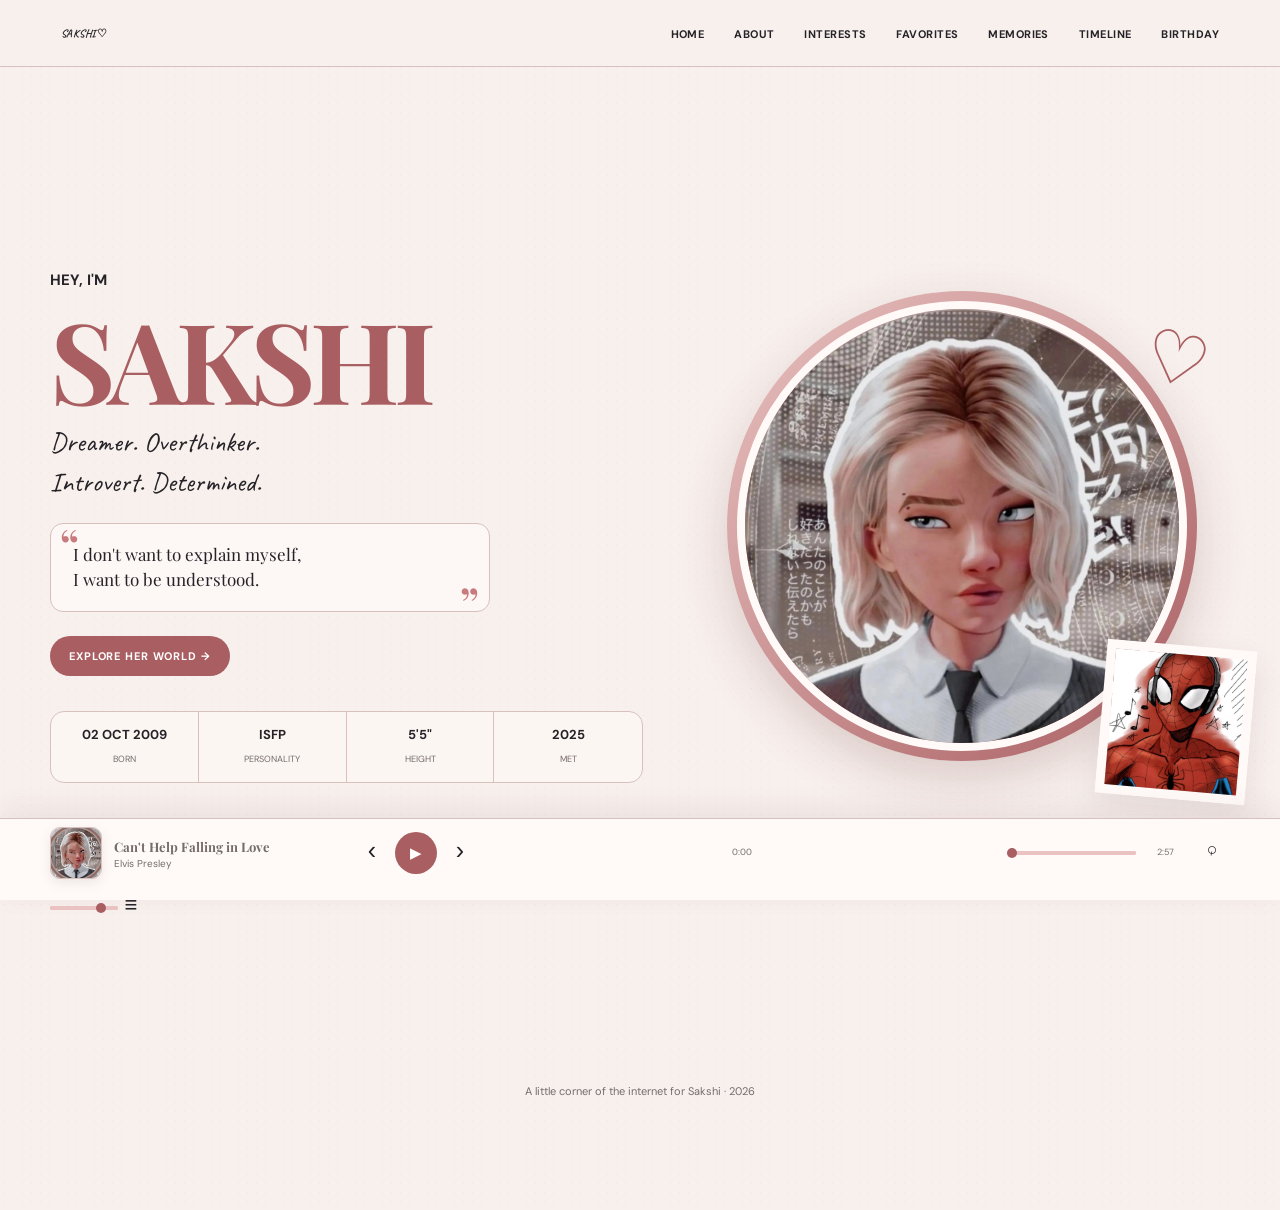
<file: index.html>
<!doctype html>
<html lang="en">
<head>
<meta charset="UTF-8">
<meta name="viewport" content="width=device-width,initial-scale=1.0">
<title>Home · Sakshi</title>
<link rel="stylesheet" href="css/global.css">
<link rel="stylesheet" href="css/home.css" id="page-style">
</head>
<body>
<nav class="site-nav"><div class="container nav-inner"><a class="brand" href="index.html">Sakshi<span>♡</span></a><button class="nav-toggle" type="button" aria-label="Menu" aria-expanded="false">☰</button><ul><li><a href="index.html">Home</a></li><li><a href="about.html">About</a></li><li><a href="interests.html">Interests</a></li><li><a href="favorites.html">Favorites</a></li><li><a href="memories.html">Memories</a></li><li><a href="timeline.html">Timeline</a></li><li><a href="birthday.html">Birthday</a></li></ul></div></nav>
<main id="app-main" class="container page"><section class="hero"><div class="hero-copy"><div class="hello">HEY, I'M</div><h1>SAKSHI</h1><div class="role">Dreamer. Overthinker.<br>Introvert. Determined.</div><div class="hero-quote">I don't want to explain myself,<br>I want to be understood.</div><a class="cta" href="about.html">Explore her world →</a><div class="stats"><div class="stat"><b>02 OCT 2009</b><span>Born</span></div><div class="stat"><b>ISFP</b><span>Personality</span></div><div class="stat"><b>5'5"</b><span>Height</span></div><div class="stat"><b>2025</b><span>Met</span></div></div></div><div class="hero-art"><div class="portrait-ring"><img src="assets/images/profile/sakshi.jpg" alt="Sakshi artwork"></div><img class="spidey" src="assets/images/gallery/spiderman-headphones.jpg" alt="Spider-Man headphones"></div></section></main>
<div class="music-player"><div class="player-inner"><img class="track-art" alt="Track artwork"><button class="track-info" type="button" aria-label="Open playlist"><span class="track-meta"><b class="track-title"></b><span class="track-artist"></span></span></button><div class="player-controls"><button class="prev" type="button" aria-label="Previous song">◀</button><button class="play" type="button" aria-label="Play">▶</button><button class="next" type="button" aria-label="Next song">▶</button></div><span class="time current-time">0:00</span><input class="progress" type="range" min="0" max="100" step="0.1" value="0" aria-label="Song progress"><span class="time duration">0:00</span><button class="queue" type="button" aria-label="Open playlist">☰</button></div></div>
<footer class="footer">A little corner of the internet for Sakshi · <span data-year></span></footer>
<script src="js/data.js"></script>
<script src="js/global.js"></script>
<script src="js/router.js"></script>
</body>
</html>
</file>
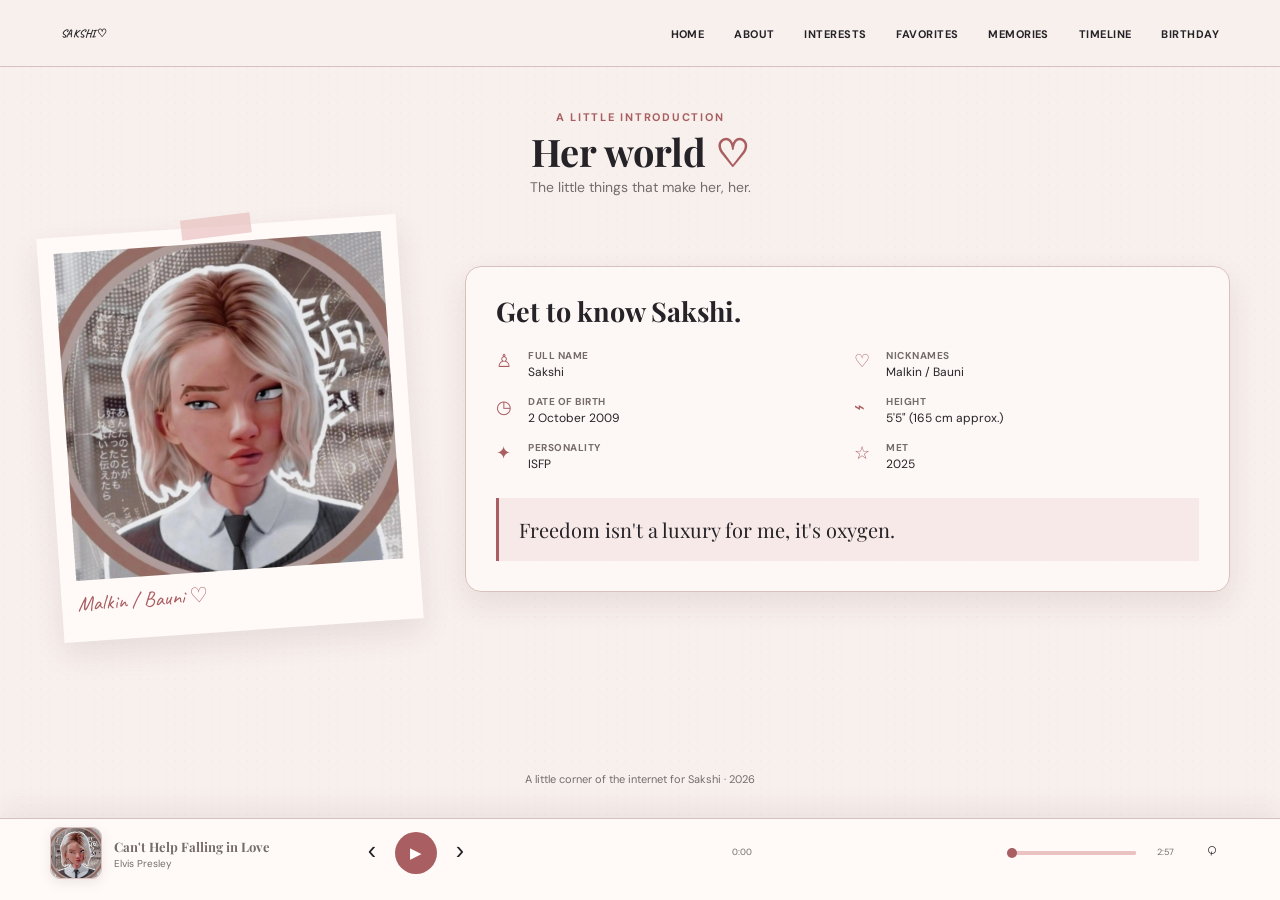
<file: about.html>
<!doctype html>
<html lang="en">
<head>
<meta charset="UTF-8">
<meta name="viewport" content="width=device-width,initial-scale=1.0">
<title>About · Sakshi</title>
<link rel="stylesheet" href="css/global.css">
<link rel="stylesheet" href="css/about.css" id="page-style">
</head>
<body>
<nav class="site-nav"><div class="container nav-inner"><a class="brand" href="index.html">Sakshi<span>♡</span></a><button class="nav-toggle" type="button" aria-label="Menu" aria-expanded="false">☰</button><ul><li><a href="index.html">Home</a></li><li><a href="about.html">About</a></li><li><a href="interests.html">Interests</a></li><li><a href="favorites.html">Favorites</a></li><li><a href="memories.html">Memories</a></li><li><a href="timeline.html">Timeline</a></li><li><a href="birthday.html">Birthday</a></li></ul></div></nav>
<main id="app-main" class="container page"><div class="section-title"><div class="eyebrow">A little introduction</div><h1>Her world <span class="heart">♡</span></h1><p>The little things that make her, her.</p></div><section class="about-layout"><div class="polaroid"><span class="tape"></span><img src="assets/images/profile/sakshi.jpg" alt="Sakshi"><b>Malkin / Bauni ♡</b></div><div class="card profile-card"><h2>Get to know Sakshi.</h2><div class="facts"><div><span>♙</span><b>Full Name</b><em>Sakshi</em></div><div><span>♡</span><b>Nicknames</b><em>Malkin / Bauni</em></div><div><span>◷</span><b>Date of Birth</b><em>2 October 2009</em></div><div><span>⌁</span><b>Height</b><em>5'5" (165 cm approx.)</em></div><div><span>✦</span><b>Personality</b><em>ISFP</em></div><div><span>☆</span><b>Met</b><em>2025</em></div></div><div class="quote-box">Freedom isn't a luxury for me, it's oxygen.</div></div></section></main>
<div class="music-player"><div class="player-inner"><img class="track-art" alt="Track artwork"><button class="track-info" type="button" aria-label="Open playlist"><span class="track-meta"><b class="track-title"></b><span class="track-artist"></span></span></button><div class="player-controls"><button class="prev" type="button" aria-label="Previous song">◀</button><button class="play" type="button" aria-label="Play">▶</button><button class="next" type="button" aria-label="Next song">▶</button></div><span class="time current-time">0:00</span><input class="progress" type="range" min="0" max="100" step="0.1" value="0" aria-label="Song progress"><span class="time duration">0:00</span><button class="queue" type="button" aria-label="Open playlist">☰</button></div></div>
<footer class="footer">A little corner of the internet for Sakshi · <span data-year></span></footer>
<script src="js/data.js"></script>
<script src="js/global.js"></script>
<script src="js/router.js"></script>
</body>
</html>
</file>
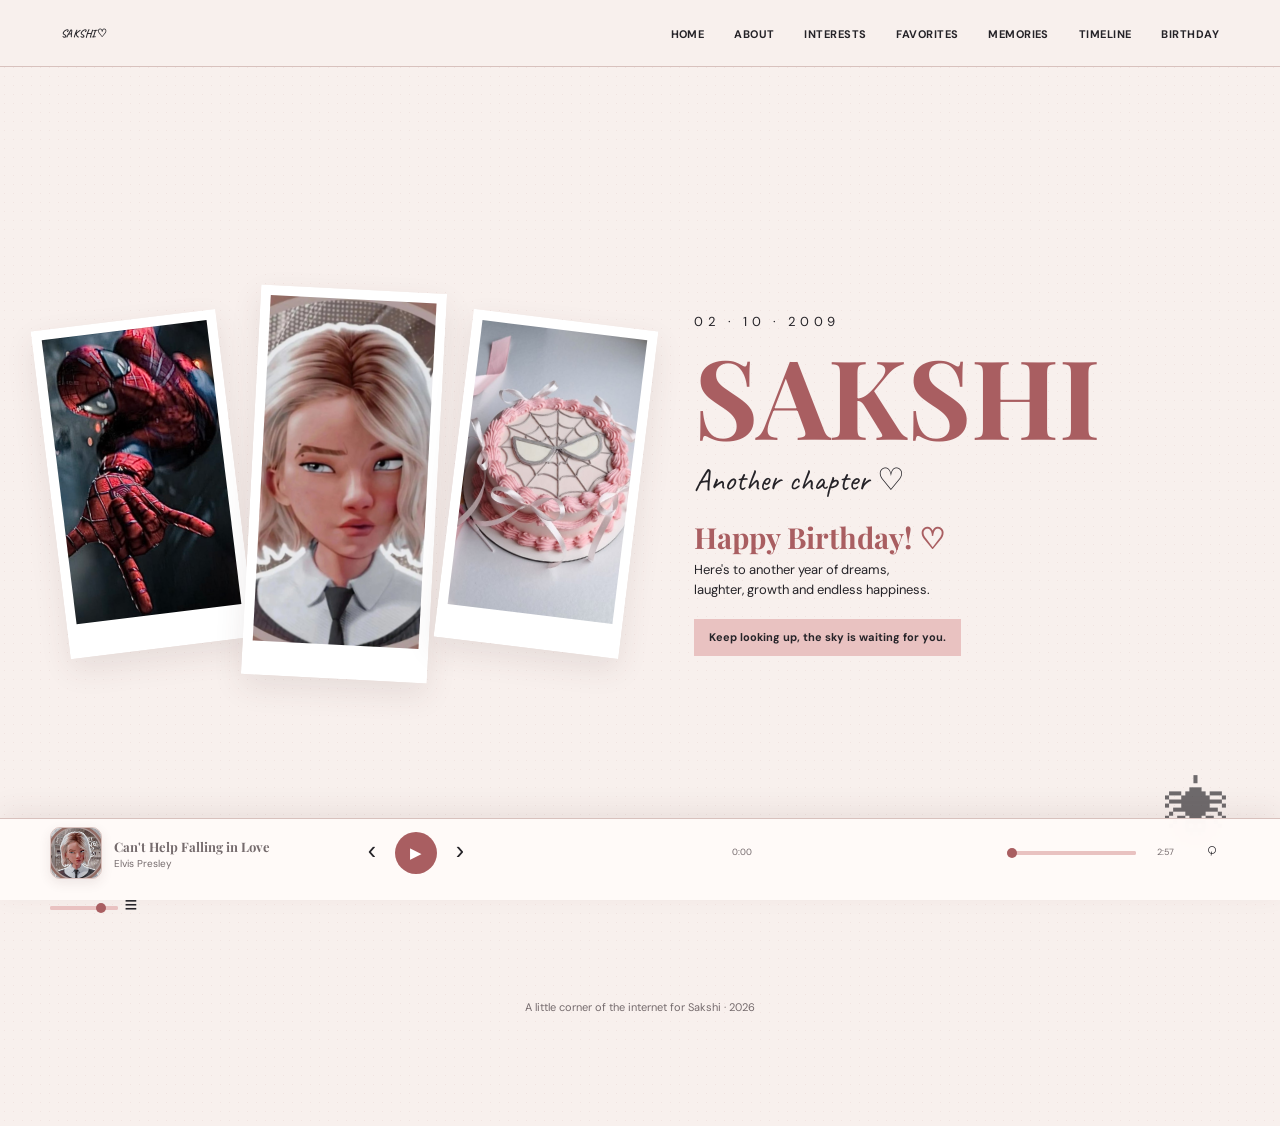
<file: birthday.html>
<!doctype html>
<html lang="en">
<head>
<meta charset="UTF-8">
<meta name="viewport" content="width=device-width,initial-scale=1.0">
<title>Birthday · Sakshi</title>
<link rel="stylesheet" href="css/global.css">
<link rel="stylesheet" href="css/birthday.css" id="page-style">
</head>
<body>
<nav class="site-nav"><div class="container nav-inner"><a class="brand" href="index.html">Sakshi<span>♡</span></a><button class="nav-toggle" type="button" aria-label="Menu" aria-expanded="false">☰</button><ul><li><a href="index.html">Home</a></li><li><a href="about.html">About</a></li><li><a href="interests.html">Interests</a></li><li><a href="favorites.html">Favorites</a></li><li><a href="memories.html">Memories</a></li><li><a href="timeline.html">Timeline</a></li><li><a href="birthday.html">Birthday</a></li></ul></div></nav>
<main id="app-main" class="container page"><section class="birthday"><div class="birthday-photos"><img src="assets/images/gallery/movie.jpg" alt="Movie"><img src="assets/images/profile/sakshi.jpg" alt="Sakshi"><img src="assets/images/gallery/birthday-cake.jpg" alt="Birthday cake"></div><div class="birthday-copy"><div class="date">02 · 10 · 2009</div><h1>SAKSHI</h1><div class="script">Another chapter ♡</div><h2>Happy Birthday! ♡</h2><p>Here's to another year of dreams,<br>laughter, growth and endless happiness.</p><div class="banner">Keep looking up, the sky is waiting for you.</div></div><div class="spider-corner">🕷</div></section></main>
<div class="music-player"><div class="player-inner"><img class="track-art" alt="Track artwork"><button class="track-info" type="button" aria-label="Open playlist"><span class="track-meta"><b class="track-title"></b><span class="track-artist"></span></span></button><div class="player-controls"><button class="prev" type="button" aria-label="Previous song">◀</button><button class="play" type="button" aria-label="Play">▶</button><button class="next" type="button" aria-label="Next song">▶</button></div><span class="time current-time">0:00</span><input class="progress" type="range" min="0" max="100" step="0.1" value="0" aria-label="Song progress"><span class="time duration">0:00</span><button class="queue" type="button" aria-label="Open playlist">☰</button></div></div>
<footer class="footer">A little corner of the internet for Sakshi · <span data-year></span></footer>
<script src="js/data.js"></script>
<script src="js/global.js"></script>
<script src="js/router.js"></script>
</body>
</html>
</file>
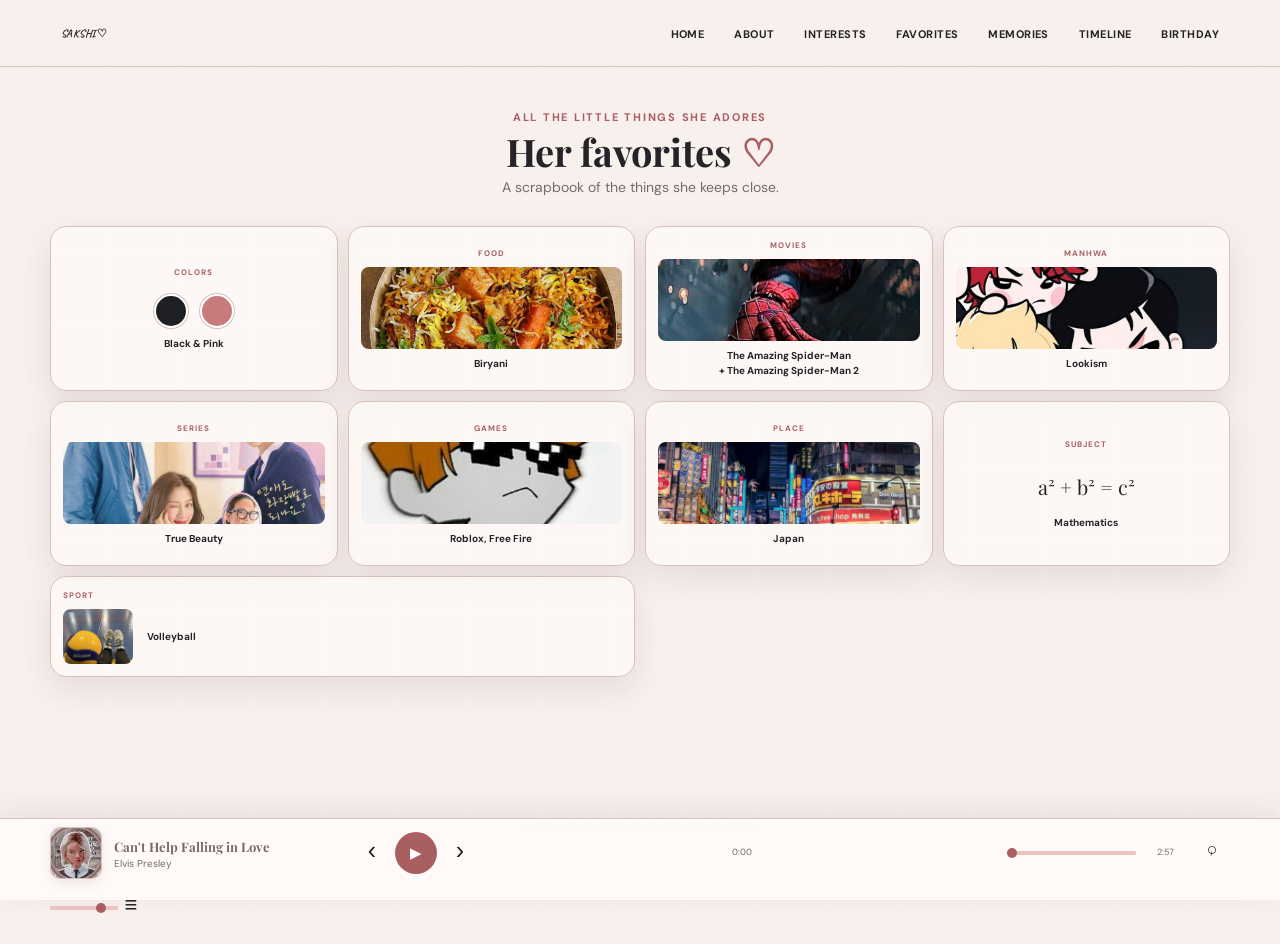
<file: favorites.html>
<!doctype html>
<html lang="en">
<head>
<meta charset="UTF-8">
<meta name="viewport" content="width=device-width,initial-scale=1.0">
<title>Favorites · Sakshi</title>
<link rel="stylesheet" href="css/global.css">
<link rel="stylesheet" href="css/favorites.css" id="page-style">
</head>
<body>
<nav class="site-nav"><div class="container nav-inner"><a class="brand" href="index.html">Sakshi<span>♡</span></a><button class="nav-toggle" type="button" aria-label="Menu" aria-expanded="false">☰</button><ul><li><a href="index.html">Home</a></li><li><a href="about.html">About</a></li><li><a href="interests.html">Interests</a></li><li><a href="favorites.html">Favorites</a></li><li><a href="memories.html">Memories</a></li><li><a href="timeline.html">Timeline</a></li><li><a href="birthday.html">Birthday</a></li></ul></div></nav>
<main id="app-main" class="container page"><div class="section-title"><div class="eyebrow">All the little things she adores</div><h1>Her favorites <span class="heart">♡</span></h1><p>A scrapbook of the things she keeps close.</p></div><section class="favorite-grid"><article class="fav card"><span>COLORS</span><div class="swatches"><i></i><i></i></div><b>Black & Pink</b></article><article class="fav card"><span>FOOD</span><img src="assets/images/gallery/biryani.jpg" alt="Biryani"><b>Biryani</b></article><article class="fav card"><span>MOVIES</span><img src="assets/images/gallery/movie.jpg" alt="Movie"><b>The Amazing Spider-Man<br>+ The Amazing Spider-Man 2</b></article><article class="fav card"><span>MANHWA</span><img src="assets/images/gallery/anime.jpg" alt="Lookism"><b>Lookism</b></article><article class="fav card"><span>SERIES</span><img src="assets/images/gallery/true-beauty.jpg" alt="True Beauty"><b>True Beauty</b></article><article class="fav card"><span>GAMES</span><img src="assets/images/gallery/gaming.jpg" alt="Gaming"><b>Roblox, Free Fire</b></article><article class="fav card"><span>PLACE</span><img src="assets/images/gallery/japan.jpg" alt="Japan"><b>Japan</b></article><article class="fav card"><span>SUBJECT</span><div class="formula">a² + b² = c²</div><b>Mathematics</b></article><article class="fav wide card"><span>SPORT</span><div class="inline"><img src="assets/images/gallery/volleyball.jpg" alt="Volleyball"><b>Volleyball</b></div></article></section></main>
<div class="music-player"><div class="player-inner"><img class="track-art" alt="Track artwork"><button class="track-info" type="button" aria-label="Open playlist"><span class="track-meta"><b class="track-title"></b><span class="track-artist"></span></span></button><div class="player-controls"><button class="prev" type="button" aria-label="Previous song">◀</button><button class="play" type="button" aria-label="Play">▶</button><button class="next" type="button" aria-label="Next song">▶</button></div><span class="time current-time">0:00</span><input class="progress" type="range" min="0" max="100" step="0.1" value="0" aria-label="Song progress"><span class="time duration">0:00</span><button class="queue" type="button" aria-label="Open playlist">☰</button></div></div>
<footer class="footer">A little corner of the internet for Sakshi · <span data-year></span></footer>
<script src="js/data.js"></script>
<script src="js/global.js"></script>
<script src="js/router.js"></script>
</body>
</html>
</file>
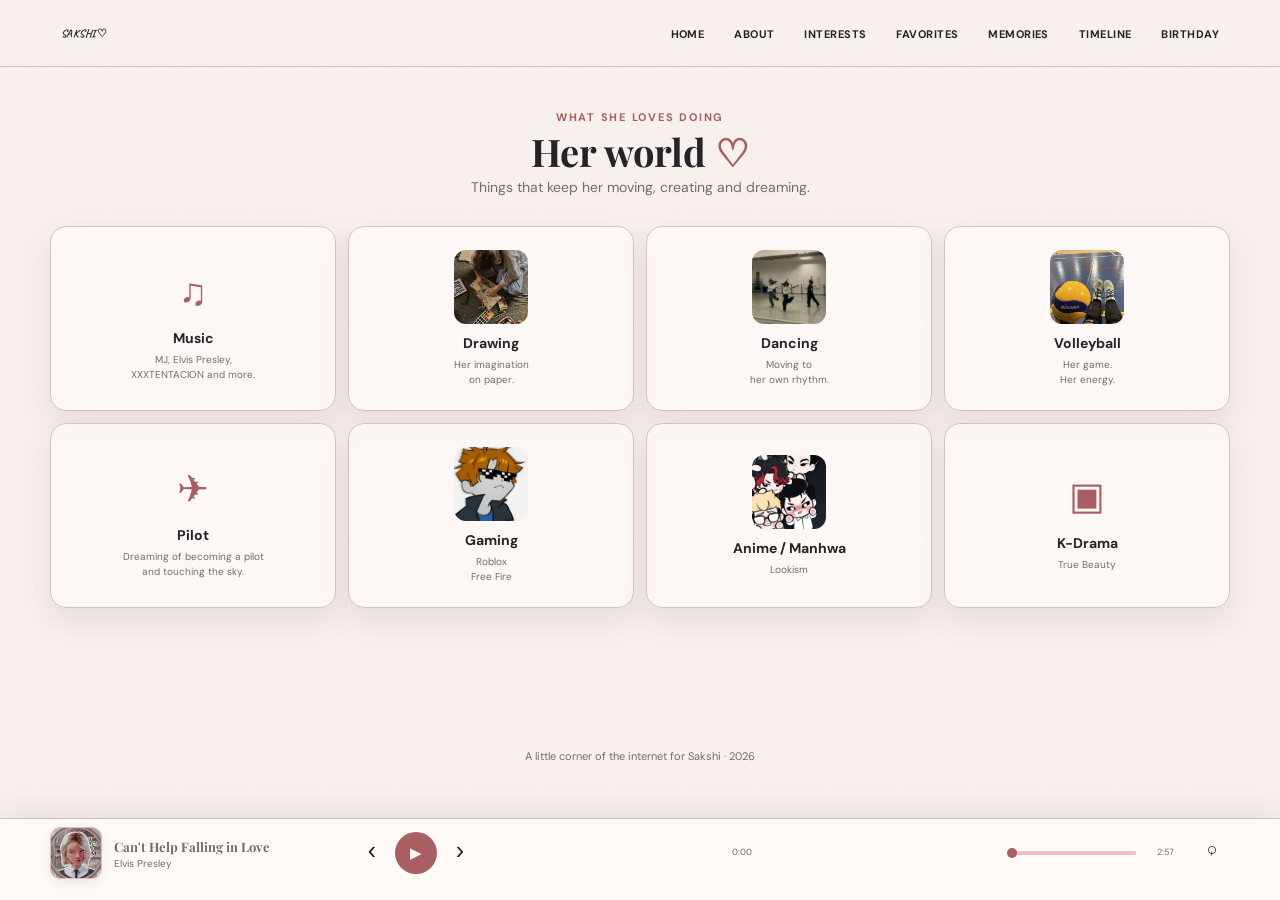
<file: interests.html>
<!doctype html>
<html lang="en">
<head>
<meta charset="UTF-8">
<meta name="viewport" content="width=device-width,initial-scale=1.0">
<title>Interests · Sakshi</title>
<link rel="stylesheet" href="css/global.css">
<link rel="stylesheet" href="css/interests.css" id="page-style">
</head>
<body>
<nav class="site-nav"><div class="container nav-inner"><a class="brand" href="index.html">Sakshi<span>♡</span></a><button class="nav-toggle" type="button" aria-label="Menu" aria-expanded="false">☰</button><ul><li><a href="index.html">Home</a></li><li><a href="about.html">About</a></li><li><a href="interests.html">Interests</a></li><li><a href="favorites.html">Favorites</a></li><li><a href="memories.html">Memories</a></li><li><a href="timeline.html">Timeline</a></li><li><a href="birthday.html">Birthday</a></li></ul></div></nav>
<main id="app-main" class="container page"><div class="section-title"><div class="eyebrow">What she loves doing</div><h1>Her world <span class="heart">♡</span></h1><p>Things that keep her moving, creating and dreaming.</p></div><section class="interest-grid"><article class="interest card"><div class="icon">♫</div><h3>Music</h3><p>MJ, Elvis Presley,<br>XXXTENTACION and more.</p></article><article class="interest card"><img src="assets/images/gallery/drawing.jpg" alt="Drawing"><h3>Drawing</h3><p>Her imagination<br>on paper.</p></article><article class="interest card"><img src="assets/images/gallery/dancing.jpg" alt="Dancing"><h3>Dancing</h3><p>Moving to<br>her own rhythm.</p></article><article class="interest card"><img src="assets/images/gallery/volleyball.jpg" alt="Volleyball"><h3>Volleyball</h3><p>Her game.<br>Her energy.</p></article><article class="interest card"><div class="icon">✈</div><h3>Pilot</h3><p>Dreaming of becoming a pilot<br>and touching the sky.</p></article><article class="interest card"><img src="assets/images/gallery/gaming.jpg" alt="Gaming"><h3>Gaming</h3><p>Roblox<br>Free Fire</p></article><article class="interest card"><img src="assets/images/gallery/anime.jpg" alt="Anime and manhwa"><h3>Anime / Manhwa</h3><p>Lookism</p></article><article class="interest card"><div class="icon">▣</div><h3>K-Drama</h3><p>True Beauty</p></article></section></main>
<div class="music-player"><div class="player-inner"><img class="track-art" alt="Track artwork"><button class="track-info" type="button" aria-label="Open playlist"><span class="track-meta"><b class="track-title"></b><span class="track-artist"></span></span></button><div class="player-controls"><button class="prev" type="button" aria-label="Previous song">◀</button><button class="play" type="button" aria-label="Play">▶</button><button class="next" type="button" aria-label="Next song">▶</button></div><span class="time current-time">0:00</span><input class="progress" type="range" min="0" max="100" step="0.1" value="0" aria-label="Song progress"><span class="time duration">0:00</span><button class="queue" type="button" aria-label="Open playlist">☰</button></div></div>
<footer class="footer">A little corner of the internet for Sakshi · <span data-year></span></footer>
<script src="js/data.js"></script>
<script src="js/global.js"></script>
<script src="js/router.js"></script>
</body>
</html>
</file>
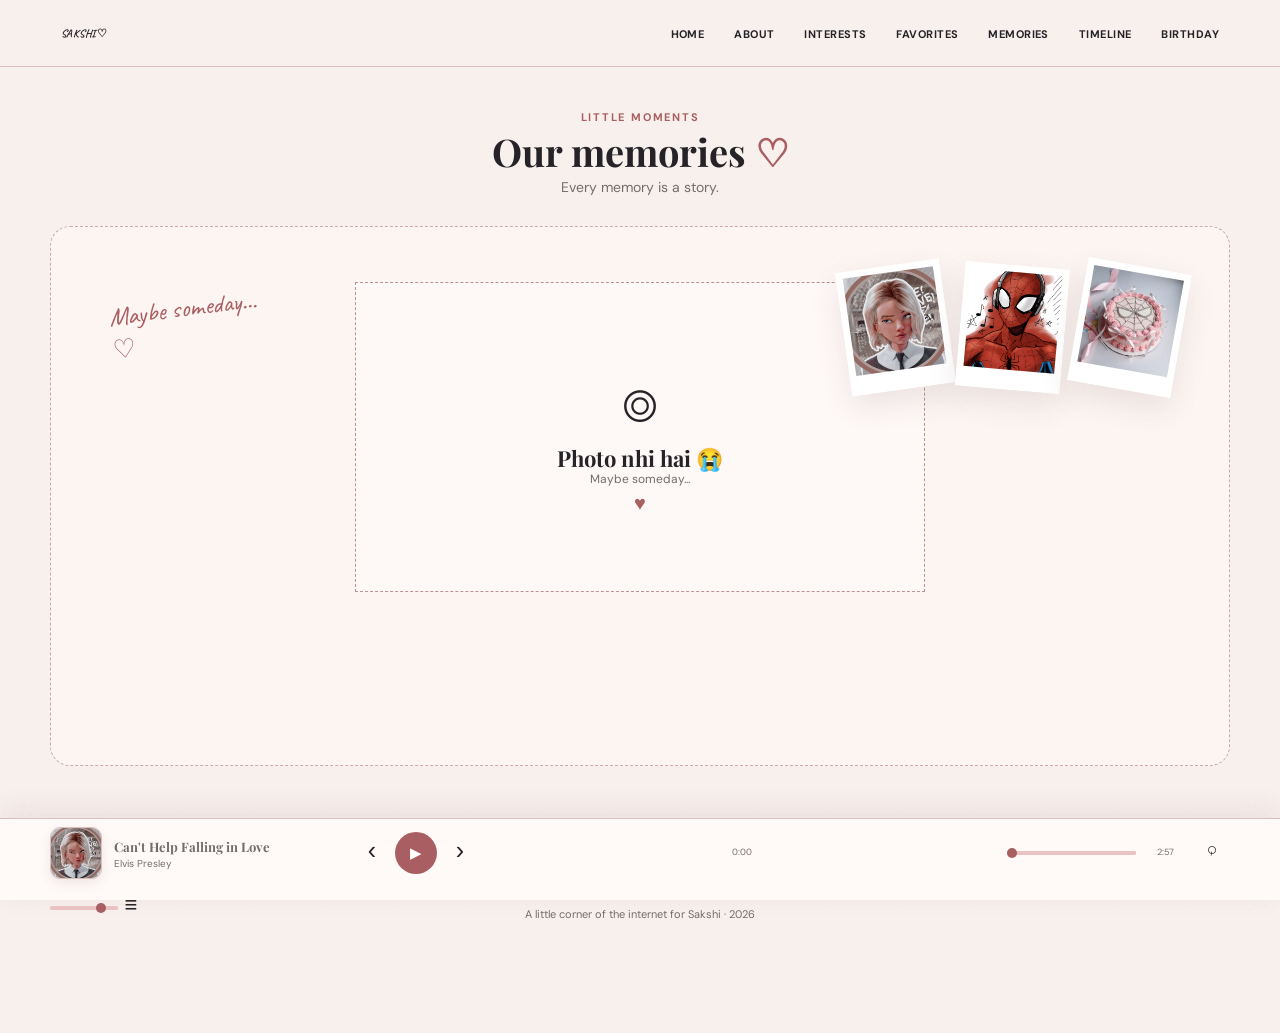
<file: memories.html>
<!doctype html>
<html lang="en">
<head>
<meta charset="UTF-8">
<meta name="viewport" content="width=device-width,initial-scale=1.0">
<title>Memories · Sakshi</title>
<link rel="stylesheet" href="css/global.css">
<link rel="stylesheet" href="css/memories.css" id="page-style">
</head>
<body>
<nav class="site-nav"><div class="container nav-inner"><a class="brand" href="index.html">Sakshi<span>♡</span></a><button class="nav-toggle" type="button" aria-label="Menu" aria-expanded="false">☰</button><ul><li><a href="index.html">Home</a></li><li><a href="about.html">About</a></li><li><a href="interests.html">Interests</a></li><li><a href="favorites.html">Favorites</a></li><li><a href="memories.html">Memories</a></li><li><a href="timeline.html">Timeline</a></li><li><a href="birthday.html">Birthday</a></li></ul></div></nav>
<main id="app-main" class="container page"><div class="section-title"><div class="eyebrow">Little moments</div><h1>Our memories <span class="heart">♡</span></h1><p>Every memory is a story.</p></div><section class="memory-board"><div class="memory-note">Maybe someday...<br><span>♡</span></div><div class="memory-stack"><img src="assets/images/profile/sakshi.jpg" alt="Sakshi"><img src="assets/images/gallery/spiderman-headphones.jpg" alt="Spider-Man headphones"><img src="assets/images/gallery/birthday-cake.jpg" alt="Birthday cake"></div><div class="memory-placeholder"><div class="camera">⌾</div><h2>Photo nhi hai 😭</h2><p>Maybe someday...</p><span>♥</span></div></section></main>
<div class="music-player"><div class="player-inner"><img class="track-art" alt="Track artwork"><button class="track-info" type="button" aria-label="Open playlist"><span class="track-meta"><b class="track-title"></b><span class="track-artist"></span></span></button><div class="player-controls"><button class="prev" type="button" aria-label="Previous song">◀</button><button class="play" type="button" aria-label="Play">▶</button><button class="next" type="button" aria-label="Next song">▶</button></div><span class="time current-time">0:00</span><input class="progress" type="range" min="0" max="100" step="0.1" value="0" aria-label="Song progress"><span class="time duration">0:00</span><button class="queue" type="button" aria-label="Open playlist">☰</button></div></div>
<footer class="footer">A little corner of the internet for Sakshi · <span data-year></span></footer>
<script src="js/data.js"></script>
<script src="js/global.js"></script>
<script src="js/router.js"></script>
</body>
</html>
</file>
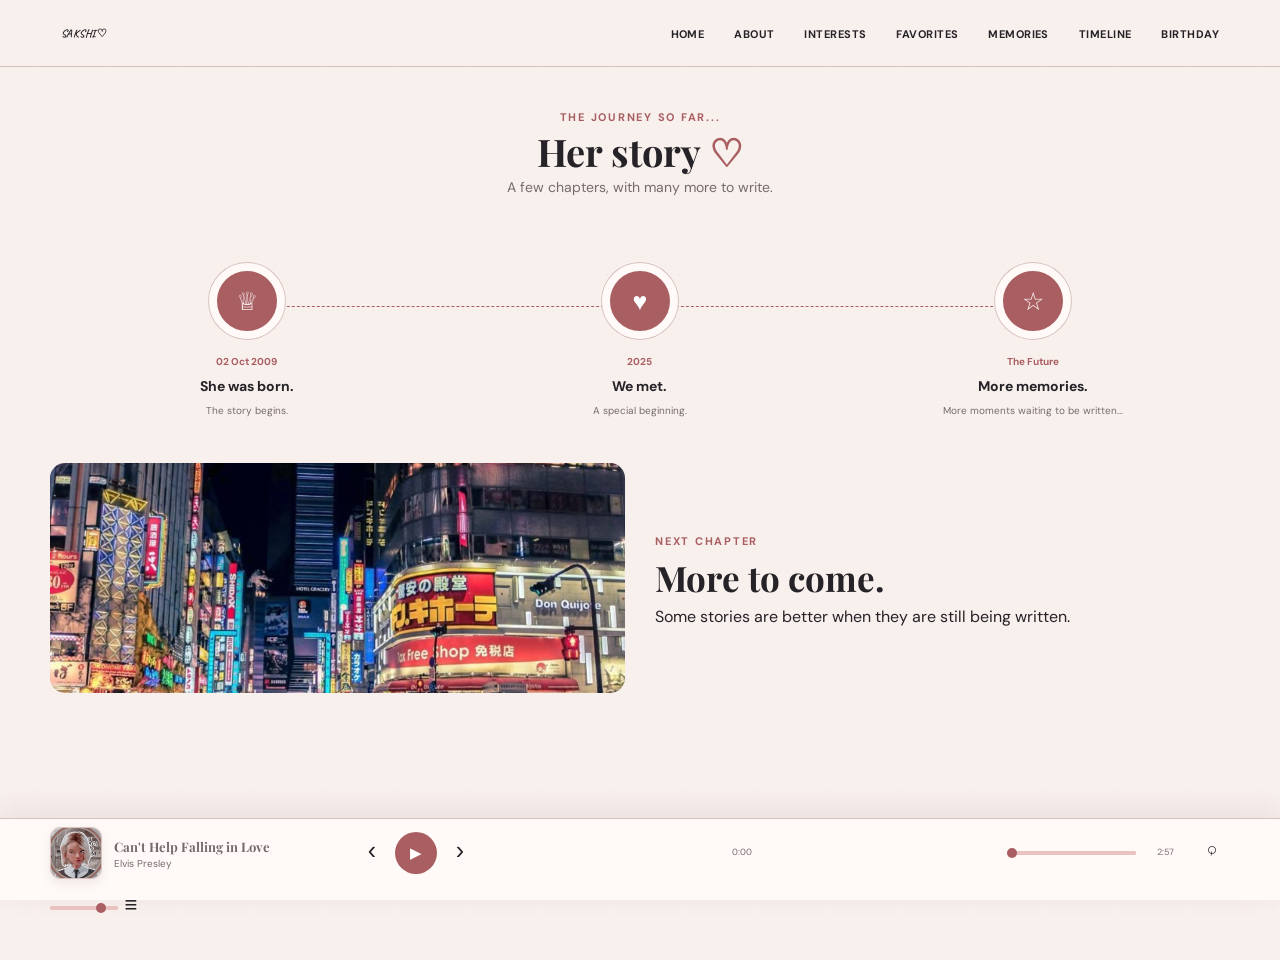
<file: timeline.html>
<!doctype html>
<html lang="en">
<head>
<meta charset="UTF-8">
<meta name="viewport" content="width=device-width,initial-scale=1.0">
<title>Timeline · Sakshi</title>
<link rel="stylesheet" href="css/global.css">
<link rel="stylesheet" href="css/timeline.css" id="page-style">
</head>
<body>
<nav class="site-nav"><div class="container nav-inner"><a class="brand" href="index.html">Sakshi<span>♡</span></a><button class="nav-toggle" type="button" aria-label="Menu" aria-expanded="false">☰</button><ul><li><a href="index.html">Home</a></li><li><a href="about.html">About</a></li><li><a href="interests.html">Interests</a></li><li><a href="favorites.html">Favorites</a></li><li><a href="memories.html">Memories</a></li><li><a href="timeline.html">Timeline</a></li><li><a href="birthday.html">Birthday</a></li></ul></div></nav>
<main id="app-main" class="container page"><div class="section-title"><div class="eyebrow">The journey so far...</div><h1>Her story <span class="heart">♡</span></h1><p>A few chapters, with many more to write.</p></div><section class="timeline"><article><div class="dot">♕</div><span>02 Oct 2009</span><h3>She was born.</h3><p>The story begins.</p></article><article><div class="dot">♥</div><span>2025</span><h3>We met.</h3><p>A special beginning.</p></article><article><div class="dot">☆</div><span>The Future</span><h3>More memories.</h3><p>More moments waiting to be written...</p></article></section><div class="timeline-photo"><img src="assets/images/gallery/japan.jpg" alt="Japan"><div><span class="eyebrow">Next chapter</span><h2>More to come.</h2><p>Some stories are better when they are still being written.</p></div></div></main>
<div class="music-player"><div class="player-inner"><img class="track-art" alt="Track artwork"><button class="track-info" type="button" aria-label="Open playlist"><span class="track-meta"><b class="track-title"></b><span class="track-artist"></span></span></button><div class="player-controls"><button class="prev" type="button" aria-label="Previous song">◀</button><button class="play" type="button" aria-label="Play">▶</button><button class="next" type="button" aria-label="Next song">▶</button></div><span class="time current-time">0:00</span><input class="progress" type="range" min="0" max="100" step="0.1" value="0" aria-label="Song progress"><span class="time duration">0:00</span><button class="queue" type="button" aria-label="Open playlist">☰</button></div></div>
<footer class="footer">A little corner of the internet for Sakshi · <span data-year></span></footer>
<script src="js/data.js"></script>
<script src="js/global.js"></script>
<script src="js/router.js"></script>
</body>
</html>
</file>
<file: css/global.css>
@import url('https://fonts.googleapis.com/css2?family=Caveat:wght@500;600;700&family=DM+Sans:wght@400;500;600;700&family=Playfair+Display:wght@600;700&display=swap');

:root{
  --paper:#f8f0ed;
  --paper2:#fffaf8;
  --pink:#c77b7d;
  --pink2:#e9c2c1;
  --rose:#a95e61;
  --ink:#252328;
  --muted:#756b6d;
  --line:#d8c1bd;
  --shadow:0 12px 30px rgba(83,45,46,.10);
  --max:1180px;
}

*{box-sizing:border-box}
html{scroll-behavior:smooth}
body{
  margin:0;
  background:var(--paper);
  color:var(--ink);
  font-family:'DM Sans',sans-serif;
  line-height:1.5;
  background-image:radial-gradient(rgba(160,100,100,.08) .7px,transparent .7px);
  background-size:9px 9px;
  padding-bottom:0;
}
img{max-width:100%;display:block}
a{color:inherit;text-decoration:none}
button{font:inherit}
.container{width:min(var(--max),calc(100% - 36px));margin:auto}
h1,h2,h3{margin:0;line-height:1.05;font-family:'Playfair Display',serif}
p{margin:0}
.script{font-family:'Caveat',cursive}

.site-nav{
  position:sticky;
  top:0;
  z-index:50;
  background:rgba(248,240,237,.92);
  backdrop-filter:blur(12px);
  border-bottom:1px solid var(--line);
}
.nav-inner{height:66px;display:flex;align-items:center;gap:28px}
.brand{font:700 30px 'Caveat',cursive;margin-right:auto}
.brand small{font:14px 'DM Sans';color:var(--rose)}
.site-nav ul{display:flex;gap:8px;list-style:none;margin:0;padding:0}
.site-nav a{
  font-size:11px;
  font-weight:700;
  letter-spacing:.04em;
  text-transform:uppercase;
  padding:8px 11px;
  border-radius:99px;
}
.site-nav a:hover,.site-nav a[aria-current=page]{background:var(--pink2)}
.nav-toggle{display:none;border:0;background:none;font-size:24px}

.page{padding:42px 0 110px}
.eyebrow{font-size:11px;text-transform:uppercase;letter-spacing:.16em;color:var(--rose);font-weight:700}
.section-title{text-align:center;margin-bottom:28px}
.section-title h1{font-size:38px;margin:6px 0}
.section-title p{color:var(--muted);font-size:14px}
.card{background:rgba(255,250,248,.78);border:1px solid var(--line);border-radius:16px;box-shadow:var(--shadow)}
.tape{position:absolute;width:70px;height:20px;background:rgba(232,194,193,.7);top:-10px;left:50%;transform:translateX(-50%) rotate(-3deg)}
.heart{color:var(--rose)}
.scribble{font-family:'Caveat';color:var(--rose)}

.footer{
  padding:30px 0 110px;
  text-align:center;
  color:var(--muted);
  font-size:11px;
}
.grid{display:grid;gap:14px}
.pill{display:inline-flex;padding:7px 11px;border:1px solid var(--line);border-radius:999px;font-size:11px;background:var(--paper2)}

/* =========================================================
   SOUNDTRACK PLAYER
   Clean, contained, icon-first design
   ========================================================= */

.music-player {
  position: fixed;
  left: 0;
  right: 0;
  bottom: 0;
  z-index: 100;

  height: 82px;
  padding: 8px 0;

  display: flex;
  align-items: center;

  background: rgba(255, 250, 248, .97);
  border-top: 1px solid var(--line);
  box-shadow: 0 -8px 26px rgba(83, 45, 46, .08);

  backdrop-filter: blur(16px);
  -webkit-backdrop-filter: blur(16px);
}

.player-inner {
  width: min(var(--max), calc(100% - 36px));
  min-width: 0;
  min-height: 66px;
  margin: auto;

  display: grid;
  grid-template-columns:
    52px
    minmax(140px, 230px)
    auto
    minmax(120px, 1fr)
    auto
    auto
    36px;

  align-items: center;
  gap: 12px;
}

.track-art {
  width: 52px;
  height: 52px;
  display: block;
  object-fit: cover;

  border: 1px solid var(--line);
  border-radius: 10px;
  background: var(--pink2);
  box-shadow: 0 4px 12px rgba(83, 45, 46, .10);
}

.track-info {
  min-width: 0;
  max-width: 230px;

  padding: 0;
  border: 0;
  outline: 0;

  background: transparent;
  color: var(--ink);
  text-align: left;
  cursor: pointer;
}

.track-info:focus-visible {
  outline: 2px solid var(--rose);
  outline-offset: 3px;
}

.track-info b,
.track-info span {
  display: block;
  overflow: hidden;
  text-overflow: ellipsis;
  white-space: nowrap;
}

.track-info b {
  font-family: 'Playfair Display', serif;
  font-size: 13px;
  font-weight: 700;
  line-height: 1.25;
}

.track-info span {
  margin-top: 3px;
  color: var(--muted);
  font-size: 10px;
  line-height: 1.2;
}

.player-controls {
  display: flex;
  align-items: center;
  justify-content: center;
  gap: 2px;
  flex-shrink: 0;
}

.player-controls button,
.volume,
.queue,
.close-menu {
  width: 34px;
  height: 34px;

  display: grid;
  place-items: center;

  padding: 0;
  border: 0;
  border-radius: 50%;

  background: transparent;
  color: var(--ink);
  cursor: pointer;

  transition:
    background-color .16s ease,
    color .16s ease,
    transform .16s ease;
}

.player-controls button:hover,
.volume:hover,
.queue:hover {
  background: var(--pink2);
}

.player-controls button:active,
.volume:active,
.queue:active,
.close-menu:active {
  transform: scale(.92);
}

.player-controls .play {
  width: 42px;
  height: 42px;
  margin-inline: 3px;

  background: var(--rose);
  color: #fff;
  font-size: 15px;

  box-shadow: none;
}

.player-controls .play:hover {
  background: var(--rose-dark);
  color: #fff;
  transform: scale(1.03);
}

/* Keep the existing JS text/state; make the navigation controls clean. */
.player-controls .prev,
.player-controls .next,
.queue,
.volume {
  line-height: 1;
}

/* Previous / next symbols */
.player-controls .prev {
  font-size: 0;
}

.player-controls .prev::before {
  content: '‹';
  font-family: Arial, sans-serif;
  font-size: 25px;
  font-weight: 300;
  transform: translateX(-1px);
}

.player-controls .next {
  font-size: 0;
}

.player-controls .next::before {
  content: '›';
  font-family: Arial, sans-serif;
  font-size: 25px;
  font-weight: 300;
  transform: translateX(1px);
}

/* Progress */
.progress-wrap {
  min-width: 0;
  display: flex;
  align-items: center;
  gap: 8px;
}

.progress {
  width: 100%;
  min-width: 0;
  height: 4px;

  appearance: none;
  -webkit-appearance: none;

  margin: 0;
  padding: 0;

  border: 0;
  border-radius: 999px;

  background: var(--pink2);
  cursor: pointer;
}

.progress::-webkit-slider-runnable-track {
  height: 4px;
  border-radius: 999px;
  background: var(--pink2);
}

.progress::-webkit-slider-thumb {
  appearance: none;
  -webkit-appearance: none;

  width: 10px;
  height: 10px;
  margin-top: -3px;

  border: 0;
  border-radius: 50%;

  background: var(--rose);
}

.progress::-moz-range-track {
  height: 4px;
  border: 0;
  border-radius: 999px;
  background: var(--pink2);
}

.progress::-moz-range-progress {
  height: 4px;
  border-radius: 999px;
  background: var(--rose);
}

.progress::-moz-range-thumb {
  width: 10px;
  height: 10px;

  border: 0;
  border-radius: 50%;

  background: var(--rose);
}

.progress:focus-visible {
  outline: 2px solid var(--rose);
  outline-offset: 3px;
}

/* Time */
.time {
  min-width: 34px;

  color: var(--muted);
  font-size: 9px;
  font-variant-numeric: tabular-nums;
  text-align: center;
  white-space: nowrap;
}

/* Volume */
.volume {
  font-size: 0;
}

.volume::before {
  content: '⌕';
  font-size: 17px;
  transform: rotate(-35deg);
}

/* Volume slider */
.volume-slider {
  width: 68px;
  height: 4px;

  appearance: none;
  -webkit-appearance: none;

  margin: 0;
  padding: 0;

  border: 0;
  border-radius: 999px;

  background: var(--pink2);
  cursor: pointer;
}

.volume-slider::-webkit-slider-runnable-track {
  height: 4px;
  border-radius: 999px;
  background: var(--pink2);
}

.volume-slider::-webkit-slider-thumb {
  appearance: none;
  -webkit-appearance: none;

  width: 10px;
  height: 10px;
  margin-top: -3px;

  border: 0;
  border-radius: 50%;
  background: var(--rose);
}

.volume-slider::-moz-range-track {
  height: 4px;
  border: 0;
  border-radius: 999px;
  background: var(--pink2);
}

.volume-slider::-moz-range-progress {
  height: 4px;
  border-radius: 999px;
  background: var(--rose);
}

.volume-slider::-moz-range-thumb {
  width: 10px;
  height: 10px;

  border: 0;
  border-radius: 50%;
  background: var(--rose);
}

/* Queue */
.queue {
  font-size: 0;
}

.queue::before {
  content: '≡';
  font-family: Arial, sans-serif;
  font-size: 22px;
  font-weight: 400;
  line-height: 1;
}

/* Playlist */
.track-menu {
  position: fixed;
  inset: 0;
  z-index: 200;

  display: none;
  align-items: flex-end;
  justify-content: center;

  padding: 18px;

  background: rgba(37, 35, 40, .26);

  backdrop-filter: blur(7px);
  -webkit-backdrop-filter: blur(7px);
}

.track-menu.open {
  display: flex;
}

.track-menu-inner {
  width: min(580px, 100%);
  max-height: min(76vh, 650px);

  overflow-y: auto;

  padding: 20px;

  background: var(--paper2);
  border: 1px solid var(--line);
  border-radius: 22px 22px 14px 14px;

  box-shadow: 0 25px 70px rgba(83, 45, 46, .20);
}

.menu-head {
  display: flex;
  align-items: center;
  justify-content: space-between;

  margin-bottom: 12px;

  color: var(--rose);
  font-size: 10px;
  font-weight: 700;
  letter-spacing: .14em;
}

.close-menu {
  font-size: 22px;
}

.close-menu:hover {
  background: var(--pink2);
}

.track-list {
  display: grid;
  gap: 4px;
}

.track-item {
  width: 100%;

  display: flex;
  align-items: center;
  gap: 11px;

  padding: 9px;

  border: 1px solid transparent;
  border-radius: 12px;

  background: transparent;
  color: var(--ink);

  text-align: left;
  cursor: pointer;

  transition:
    background-color .15s ease,
    border-color .15s ease;
}

.track-item:hover,
.track-item.active {
  background: var(--pink2);
}

.track-item.active {
  border-color: var(--line);
}

.track-item span {
  flex: 1;
  min-width: 0;
}

.track-item b,
.track-item small {
  display: block;
  overflow: hidden;
  text-overflow: ellipsis;
  white-space: nowrap;
}

.track-item b {
  font-size: 12px;
}

.track-item small {
  margin-top: 2px;
  color: var(--muted);
  font-size: 10px;
}

.track-item::before {
  content: '♪';

  width: 30px;
  height: 30px;

  display: grid;
  place-items: center;
  flex: 0 0 30px;

  border-radius: 8px;

  background: var(--paper);
  color: var(--rose);
}


/* =========================================================
   PLAYER RESPONSIVE
   ========================================================= */

@media (max-width: 1000px) {
  .player-inner {
    grid-template-columns:
      48px
      minmax(110px, 1fr)
      auto
      minmax(90px, 1fr)
      auto
      34px;

    gap: 9px;
  }

  .track-art {
    width: 48px;
    height: 48px;
  }

  .track-info {
    max-width: none;
  }

  .volume-slider {
    display: none;
  }
}

@media (max-width: 800px) {
  .music-player {
    height: 76px;
    padding: 7px 0 9px;
  }

  .player-inner {
    width: calc(100% - 20px);

    grid-template-columns:
      44px
      minmax(0, 1fr)
      auto
      auto;

    gap: 9px;
    padding-bottom: 7px;
  }

  .track-art {
    width: 44px;
    height: 44px;
    border-radius: 9px;
  }

  .track-info {
    max-width: none;
  }

  .track-info b {
    font-size: 11px;
  }

  .track-info span {
    font-size: 9px;
  }

  .player-controls .prev,
  .player-controls .next {
    display: none;
  }

  .player-controls .play {
    width: 39px;
    height: 39px;
    margin: 0;
  }

  .current-time,
  .duration,
  .time,
  .volume,
  .volume-slider {
    display: none;
  }

  /* Progress is anchored to the player, never the viewport. */
  .progress-wrap {
    position: absolute;
    left: 10px;
    right: 10px;
    bottom: 5px;

    width: auto;
    min-width: 0;
  }

  .progress {
    width: 100%;
    min-width: 0;
    height: 4px;
  }

  .track-menu {
    padding: 8px;
  }

  .track-menu-inner {
    max-height: 82vh;
    padding: 16px;
  }
}

@media (max-width: 520px) {
  .music-player {
    height: 72px;
  }

  .player-inner {
    width: calc(100% - 16px);

    grid-template-columns:
      42px
      minmax(0, 1fr)
      auto
      auto;

    gap: 8px;
  }

  .track-art {
    width: 42px;
    height: 42px;
  }

  .track-info b {
    font-size: 10px;
  }

  .track-info span {
    font-size: 8px;
  }

  .player-controls .play {
    width: 38px;
    height: 38px;
  }

  .queue {
    width: 32px;
    height: 32px;
  }

  .progress-wrap {
    left: 8px;
    right: 8px;
    bottom: 5px;
  }
}

/* =========================================================
   PAGE NAVIGATION
   ========================================================= */

.page-navigation{
  display:flex;
  align-items:center;
  justify-content:space-between;
  gap:14px;
  margin:28px auto 0;
  width:min(var(--max),calc(100% - 36px));
}

.page-navigation a{
  display:inline-flex;
  align-items:center;
  justify-content:center;
  gap:8px;
  min-width:150px;
  padding:11px 16px;
  border:1px solid var(--line);
  border-radius:999px;
  background:var(--paper2);
  font-size:11px;
  font-weight:700;
  letter-spacing:.05em;
  text-transform:uppercase;
  box-shadow:0 6px 18px rgba(83,45,46,.07);
  transition:transform .18s ease,background .18s ease;
}

.page-navigation a:hover{
  background:var(--pink2);
  transform:translateY(-2px);
}

.page-navigation .page-current{
  font-size:10px;
  color:var(--muted);
  letter-spacing:.12em;
  text-transform:uppercase;
  text-align:center;
}

.page-navigation .disabled{visibility:hidden}

/* =========================================================
   RESPONSIVE
   ========================================================= */

@media(max-width:900px){
  .player-inner{
    grid-template-columns:46px minmax(100px,1fr) auto minmax(100px,180px) 32px;
    gap:10px;
  }

  .track-art{width:46px;height:46px}
  .track-info{max-width:none}
  .time{display:none}
}

@media(max-width:800px){
  .site-nav ul{
    display:none;
    position:absolute;
    top:66px;
    left:0;
    right:0;
    background:var(--paper2);
    padding:14px;
    flex-direction:column;
    border-bottom:1px solid var(--line);
  }

  .site-nav ul.open{display:flex}
  .nav-toggle{display:block}
  .nav-inner{gap:12px}
  .page{padding-top:28px}

  .music-player{height:76px}

  .player-inner{
    width:calc(100% - 20px);
    grid-template-columns:44px minmax(0,1fr) auto;
    gap:9px;
  }

  .track-art{
    width:44px;
    height:44px;
    border-radius:10px;
  }

  .track-info{max-width:none}

  .track-info b{font-size:11px}
  .track-info span{font-size:9px}

  .player-controls{gap:2px}

  .player-controls button{
    width:30px;
    height:30px;
    font-size:14px;
  }

  .player-controls .play{
    width:38px;
    height:38px;
  }

  .progress-wrap{
    position:absolute;
    left:10px;
    right:10px;
    bottom:5px;
  }

  .progress{height:4px}

  .queue{
    width:30px;
    height:30px;
    font-size:16px;
  }

  .track-menu{padding:8px}

  .track-menu-inner{
    max-height:80vh;
    padding:16px;
  }
}

@media(max-width:520px){
  .container{width:calc(100% - 24px)}

  .brand{font-size:27px}

  .player-inner{
    width:calc(100% - 16px);
    grid-template-columns:40px minmax(0,1fr) auto;
    gap:8px;
  }

  .track-art{
    width:40px;
    height:40px;
  }

  .player-controls button.prev,
  .player-controls button.next{
    display:none;
  }

  .player-controls .play{
    width:38px;
    height:38px;
  }

  .track-info b{font-size:10px}
  .track-info span{font-size:8px}

  .page-navigation{
    gap:8px;
    margin-top:22px;
  }

  .page-navigation a{
    min-width:0;
    flex:1;
    padding:10px 8px;
    font-size:9px;
  }

  .page-navigation .page-current{display:none}
}
</file>
<file: css/home.css>
.hero{min-height:calc(100vh - 66px);display:grid;grid-template-columns:1.05fr .95fr;align-items:center;gap:50px;position:relative}.hero-copy{position:relative;z-index:2}.hero-copy .hello{font-size:15px;font-weight:700;margin-bottom:8px}.hero-copy h1{font-size:clamp(64px,9vw,112px);color:var(--rose);letter-spacing:-.05em}.hero-copy .role{font-family:'Caveat';font-size:27px;margin:4px 0 20px}.hero-quote{max-width:440px;padding:18px 22px;border:1px solid var(--line);background:rgba(255,250,248,.72);border-radius:13px;font-family:'Playfair Display';font-size:17px;position:relative}.hero-quote:before{content:'“';position:absolute;left:8px;top:-12px;font:50px 'Playfair Display';color:var(--pink)}.hero-quote:after{content:'”';position:absolute;right:9px;bottom:-26px;font:50px 'Playfair Display';color:var(--pink)}.cta{display:inline-flex;margin-top:24px;background:var(--rose);color:white;padding:12px 19px;border-radius:999px;font-size:11px;font-weight:700;text-transform:uppercase;letter-spacing:.08em}.hero-art{position:relative;display:flex;justify-content:center}.portrait-ring{width:min(470px,80vw);aspect-ratio:1;border-radius:50%;padding:10px;background:linear-gradient(135deg,var(--pink2),var(--rose));box-shadow:0 18px 50px rgba(98,50,52,.2);position:relative}.portrait-ring img{width:100%;height:100%;object-fit:cover;border-radius:50%;border:8px solid var(--paper2)}.hero-art:after{content:'♡';position:absolute;right:4%;top:5%;font:72px 'Caveat';color:var(--rose);transform:rotate(15deg)}.spidey{position:absolute;width:150px;right:-4%;bottom:-8%;transform:rotate(5deg);border:9px solid var(--paper2);box-shadow:var(--shadow)}.stats{display:grid;grid-template-columns:repeat(4,1fr);margin-top:35px;border:1px solid var(--line);border-radius:14px;overflow:hidden;background:rgba(255,250,248,.65)}.stat{padding:13px;border-right:1px solid var(--line);text-align:center}.stat:last-child{border:0}.stat b{display:block;font-size:13px}.stat span{font-size:9px;text-transform:uppercase;color:var(--muted)}@media(max-width:800px){.hero{grid-template-columns:1fr;padding:35px 0 50px;text-align:center}.hero-copy{order:2}.hero-art{order:1}.portrait-ring{width:310px}.spidey{width:95px;right:5%;bottom:-8%}.hero-quote{margin:auto}.stats{grid-template-columns:repeat(2,1fr)}.stat:nth-child(2){border-right:0}.stat:nth-child(-n+2){border-bottom:1px solid var(--line)}}
</file>
<file: css/about.css>
.about-layout{display:grid;grid-template-columns:360px 1fr;gap:55px;align-items:center}.polaroid{background:#fffaf8;padding:16px 16px 25px;box-shadow:var(--shadow);transform:rotate(-4deg);position:relative}.polaroid img{width:100%;aspect-ratio:1;object-fit:cover}.polaroid b{display:block;font:21px 'Caveat';color:var(--rose);padding-top:10px}.profile-card{padding:30px}.profile-card h2{font-size:27px;margin-bottom:22px}.facts{display:grid;grid-template-columns:1fr 1fr;gap:13px}.facts div{display:grid;grid-template-columns:25px 1fr;column-gap:7px}.facts span{grid-row:1/3;color:var(--rose);font-size:18px}.facts b{font-size:10px;text-transform:uppercase;letter-spacing:.05em;color:var(--muted)}.facts em{font-style:normal;font-size:12px}.quote-box{margin-top:25px;padding:18px 20px;border-left:3px solid var(--rose);font:20px 'Playfair Display';background:#f7e9e7}@media(max-width:800px){.about-layout{grid-template-columns:1fr;gap:35px}.polaroid{width:min(330px,90%);margin:auto}.facts{grid-template-columns:1fr}}
</file>
<file: css/birthday.css>
.birthday{min-height:calc(100vh - 150px);display:grid;grid-template-columns:1.1fr 1fr;align-items:center;gap:55px;position:relative}.birthday-photos{display:grid;grid-template-columns:repeat(3,1fr);gap:15px;align-items:center}.birthday-photos img{background:#fff;padding:10px 10px 34px;box-shadow:var(--shadow);height:330px;width:100%;object-fit:cover}.birthday-photos img:nth-child(1){transform:rotate(-7deg)}.birthday-photos img:nth-child(2){transform:rotate(3deg);height:390px}.birthday-photos img:nth-child(3){transform:rotate(7deg)}.birthday-copy .date{letter-spacing:.35em;font-size:13px}.birthday-copy h1{font-size:clamp(60px,9vw,110px);color:var(--rose);margin:5px 0}.birthday-copy .script{font-size:31px}.birthday-copy h2{font-size:29px;color:var(--rose);margin:18px 0 8px}.birthday-copy p{font-size:13px}.banner{margin-top:20px;background:var(--pink2);padding:10px 15px;font-size:11px;font-weight:700;display:inline-block}.spider-corner{position:absolute;right:0;bottom:0;font-size:65px;opacity:.65}@media(max-width:800px){.birthday{grid-template-columns:1fr}.birthday-photos img{height:210px}.birthday-photos img:nth-child(2){height:250px}.birthday-copy{text-align:center}}
</file>
<file: css/favorites.css>
.favorite-grid{display:grid;grid-template-columns:repeat(4,1fr);gap:10px}.fav{min-height:165px;padding:12px;text-align:center;display:flex;flex-direction:column;align-items:center;justify-content:center}.fav>span{font-size:8px;letter-spacing:.12em;color:var(--rose);font-weight:700;margin-bottom:8px}.fav img{width:100%;height:82px;object-fit:cover;border-radius:8px;margin-bottom:7px}.fav b{font-size:10px}.swatches{display:flex;gap:12px;margin:8px}.swatches i{width:34px;height:34px;border-radius:50%;background:#1f2023;border:2px solid white;box-shadow:0 0 0 1px var(--line)}.swatches i+i{background:#c77b7d}.big-icon,.book{font-size:42px;color:var(--rose);margin:4px}.formula{font:20px 'Playfair Display';padding:15px}.wide{grid-column:span 2;min-height:90px;align-items:stretch;text-align:left}.inline{display:flex;align-items:center;gap:14px}.wide img{width:70px;height:55px;margin:0}@media(max-width:800px){.favorite-grid{grid-template-columns:repeat(2,1fr)}.wide{grid-column:span 2}}
</file>
<file: css/interests.css>
.interest-grid{display:grid;grid-template-columns:repeat(4,1fr);gap:12px}.interest{min-height:185px;padding:18px;text-align:center;display:flex;flex-direction:column;align-items:center;justify-content:center}.interest img{width:74px;height:74px;object-fit:cover;border-radius:12px;margin-bottom:10px}.interest .icon{font-size:38px;color:var(--rose);height:74px;display:grid;place-items:center}.interest h3{font:700 14px 'DM Sans';margin-bottom:5px}.interest p{font-size:10px;color:var(--muted)}@media(max-width:800px){.interest-grid{grid-template-columns:repeat(2,1fr)}}
</file>
<file: css/memories.css>
.memory-board{min-height:540px;position:relative;border:1px dashed #c9aaa8;border-radius:20px;background:rgba(255,250,248,.5);overflow:hidden;padding:55px}.memory-placeholder{width:min(570px,100%);height:310px;border:1px dashed #b99391;background:rgba(255,250,248,.75);display:grid;place-items:center;align-content:center;text-align:center;margin:auto}.camera{font-size:60px}.memory-placeholder h2{font-size:22px}.memory-placeholder p{color:var(--muted);font-size:12px}.memory-placeholder span{color:var(--rose);font-size:20px}.memory-note{position:absolute;left:5%;top:12%;font:26px 'Caveat';color:var(--rose);transform:rotate(-7deg)}.memory-stack{position:absolute;right:4%;top:7%;display:flex;gap:12px}.memory-stack img{width:105px;height:125px;object-fit:cover;background:#fff;padding:7px 7px 20px;box-shadow:var(--shadow)}.memory-stack img:nth-child(1){transform:rotate(-8deg)}.memory-stack img:nth-child(2){transform:rotate(5deg)}.memory-stack img:nth-child(3){transform:rotate(10deg)}@media(max-width:800px){.memory-board{padding:25px}.memory-note,.memory-stack{position:static;margin-bottom:25px}.memory-stack img{width:80px;height:100px}}
</file>
<file: css/timeline.css>
.timeline{display:grid;grid-template-columns:repeat(3,1fr);position:relative;margin:65px 0 45px}.timeline:before{content:'';position:absolute;top:43px;left:15%;right:15%;border-top:1px dashed var(--rose)}.timeline article{text-align:center;position:relative}.dot{width:76px;height:76px;margin:auto;border-radius:50%;display:grid;place-items:center;background:var(--rose);color:#fff;border:8px solid var(--paper2);box-shadow:0 0 0 1px var(--line);font-size:25px}.timeline span{display:block;color:var(--rose);font-size:10px;font-weight:700;margin-top:15px}.timeline h3{font:700 14px 'DM Sans';margin:8px}.timeline p{font-size:10px;color:var(--muted);margin:auto}.timeline-photo{display:grid;grid-template-columns:1fr 1fr;gap:30px;align-items:center}.timeline-photo img{width:100%;height:230px;object-fit:cover;border-radius:15px}.timeline-photo h2{font-size:35px;margin:8px 0}@media(max-width:800px){.timeline{grid-template-columns:1fr;gap:35px}.timeline:before{display:none}.timeline-photo{grid-template-columns:1fr}}
</file>
